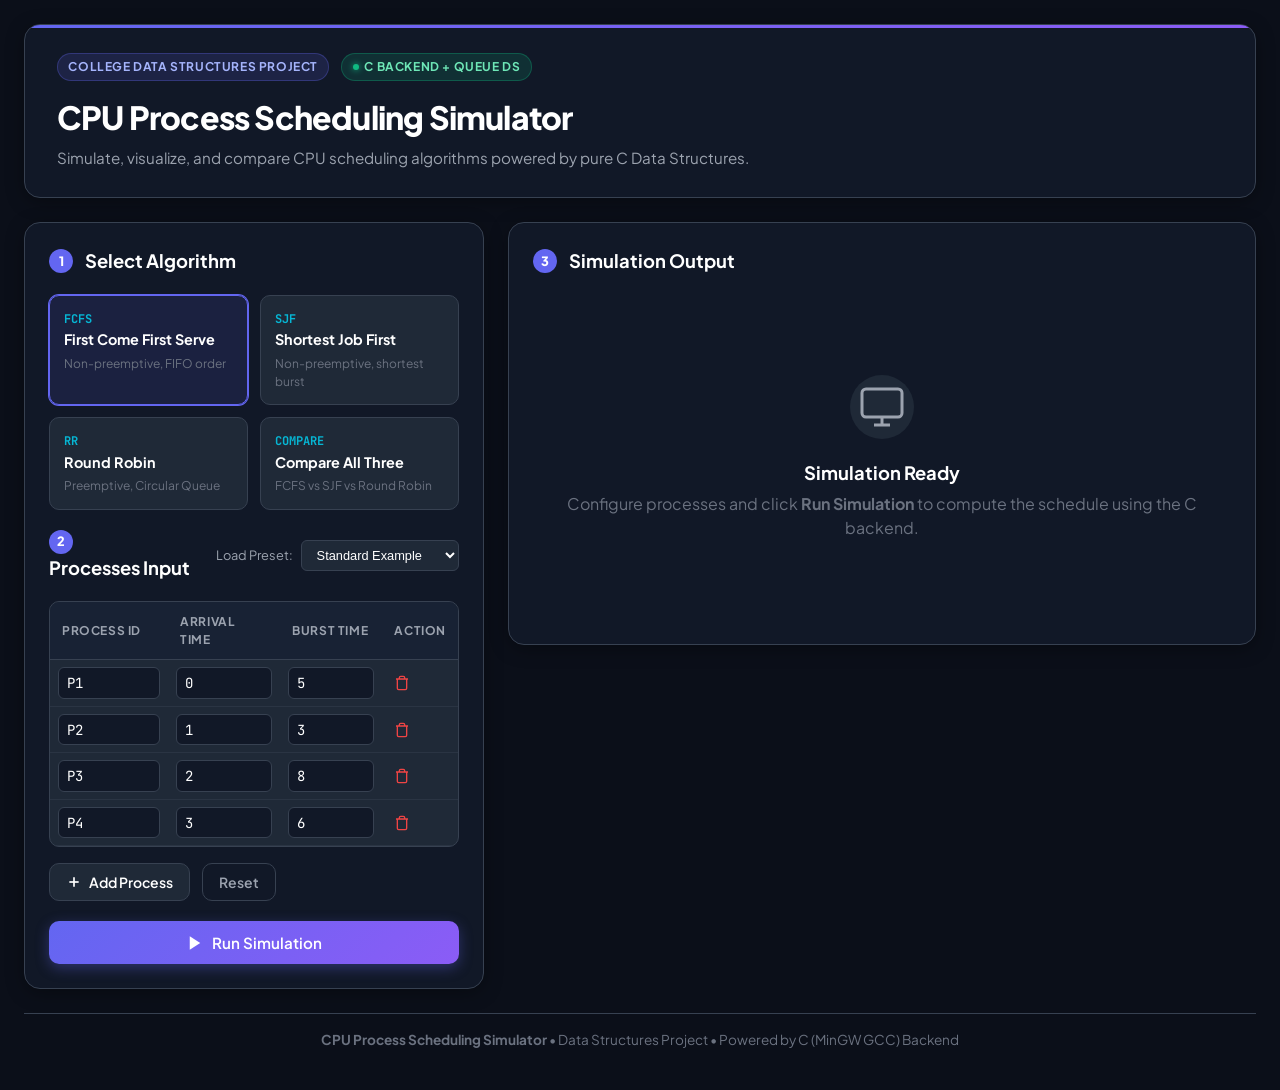
<file: frontend/index.html>
<!DOCTYPE html>
<html lang="en">
<head>
  <meta charset="UTF-8">
  <meta name="viewport" content="width=device-width, initial-scale=1.0">
  <title>CPU Process Scheduling Simulator</title>
  <link rel="stylesheet" href="style.css">
  <link rel="preconnect" href="https://fonts.googleapis.com">
  <link rel="preconnect" href="https://fonts.gstatic.com" crossorigin>
  <link href="https://fonts.googleapis.com/css2?family=Plus+Jakarta+Sans:wght@400;500;600;700;800&family=JetBrains+Mono:wght@400;500;700&display=swap" rel="stylesheet">
</head>
<body>
  <div class="app-container">
    <!-- Header -->
    <header class="app-header">
      <div class="header-content">
        <div class="title-area">
          <div class="badge-row">
            <span class="badge badge-accent">College Data Structures Project</span>
            <span class="badge badge-tech"><span class="status-dot"></span> C Backend + Queue DS</span>
          </div>
          <h1>CPU Process Scheduling Simulator</h1>
          <p class="subtitle">Simulate, visualize, and compare CPU scheduling algorithms powered by pure C Data Structures.</p>
        </div>
      </div>
    </header>

    <!-- Main Grid -->
    <main class="main-content">
      <!-- Left Column: Controls & Input -->
      <section class="card input-section">
        <div class="section-title">
          <span class="step-num">1</span>
          <h2>Select Algorithm</h2>
        </div>

        <div class="algorithm-grid">
          <label class="algo-card active" data-algo="FCFS">
            <input type="radio" name="algorithm" value="FCFS" checked>
            <div class="algo-card-content">
              <span class="algo-code">FCFS</span>
              <span class="algo-name">First Come First Serve</span>
              <span class="algo-desc">Non-preemptive, FIFO order</span>
            </div>
          </label>

          <label class="algo-card" data-algo="SJF">
            <input type="radio" name="algorithm" value="SJF">
            <div class="algo-card-content">
              <span class="algo-code">SJF</span>
              <span class="algo-name">Shortest Job First</span>
              <span class="algo-desc">Non-preemptive, shortest burst</span>
            </div>
          </label>

          <label class="algo-card" data-algo="RR">
            <input type="radio" name="algorithm" value="RR">
            <div class="algo-card-content">
              <span class="algo-code">RR</span>
              <span class="algo-name">Round Robin</span>
              <span class="algo-desc">Preemptive, Circular Queue</span>
            </div>
          </label>

          <label class="algo-card" data-algo="ALL">
            <input type="radio" name="algorithm" value="ALL">
            <div class="algo-card-content">
              <span class="algo-code">COMPARE</span>
              <span class="algo-name">Compare All Three</span>
              <span class="algo-desc">FCFS vs SJF vs Round Robin</span>
            </div>
          </label>
        </div>

        <!-- Dynamic Parameters -->
        <div id="quantum-container" class="config-row hidden">
          <label for="time-quantum">
            Time Quantum ($q$):
            <span class="hint">Time slice for Round Robin queue</span>
          </label>
          <div class="number-input-wrap">
            <input type="number" id="time-quantum" min="1" max="100" value="2">
            <span class="unit">units</span>
          </div>
        </div>

        <!-- Process Input Header & Presets -->
        <div class="section-title process-header">
          <div class="title-left">
            <span class="step-num">2</span>
            <h2>Processes Input</h2>
          </div>
          <div class="preset-dropdown">
            <label for="preset-select">Load Preset:</label>
            <select id="preset-select">
              <option value="standard">Standard Example</option>
              <option value="idle">With CPU Idle Gaps</option>
              <option value="roundrobin">Round Robin Heavy</option>
              <option value="clear">Empty Table</option>
            </select>
          </div>
        </div>

        <!-- Process Table -->
        <div class="table-responsive">
          <table class="process-table" id="process-table">
            <thead>
              <tr>
                <th>Process ID</th>
                <th>Arrival Time</th>
                <th>Burst Time</th>
                <th class="action-col">Action</th>
              </tr>
            </thead>
            <tbody id="process-table-body">
              <!-- Dynamic Rows inserted via JS -->
            </tbody>
          </table>
        </div>

        <!-- Table Controls & Run Button -->
        <div class="table-actions">
          <button type="button" id="add-process-btn" class="btn btn-secondary">
            <svg width="16" height="16" viewBox="0 0 24 24" fill="none" stroke="currentColor" stroke-width="2.5"><line x1="12" y1="5" x2="12" y2="19"></line><line x1="5" y1="12" x2="19" y2="12"></line></svg>
            Add Process
          </button>
          <button type="button" id="reset-btn" class="btn btn-outline">Reset</button>
        </div>

        <button type="button" id="simulate-btn" class="btn btn-primary btn-block">
          <svg width="18" height="18" viewBox="0 0 24 24" fill="currentColor"><polygon points="5 3 19 12 5 21 5 3"></polygon></svg>
          Run Simulation
        </button>

        <div id="error-banner" class="error-banner hidden"></div>
      </section>

      <!-- Right Column: Visualization & Results -->
      <section class="card results-section" id="results-section">
        <div class="section-title">
          <span class="step-num">3</span>
          <h2 id="results-heading">Simulation Output</h2>
        </div>

        <!-- Placeholder before running -->
        <div id="results-placeholder" class="results-placeholder">
          <div class="placeholder-icon">
            <svg width="48" height="48" viewBox="0 0 24 24" fill="none" stroke="currentColor" stroke-width="1.5"><rect x="2" y="3" width="20" height="14" rx="2" ry="2"></rect><line x1="8" y1="21" x2="16" y2="21"></line><line x1="12" y1="17" x2="12" y2="21"></line></svg>
          </div>
          <h3>Simulation Ready</h3>
          <p>Configure processes and click <strong>Run Simulation</strong> to compute the schedule using the C backend.</p>
        </div>

        <!-- Animated Loading State during simulation -->
        <div id="results-loading" class="results-loading hidden">
          <div class="loader-spinner"></div>
          <h3 id="loading-status-title">Executing C Scheduler...</h3>
          <p id="loading-status-desc" class="loading-desc">Invoking compiled C Data Structures engine (scheduler.exe)...</p>
          <div class="loading-progress-track">
            <div id="loading-progress-bar" class="loading-progress-bar"></div>
          </div>
        </div>

        <!-- Results Content Container -->
        <div id="results-display" class="results-display hidden">
          <!-- Summary Metrics Cards -->
          <div class="metrics-grid">
            <div class="metric-card">
              <span class="metric-label">Average Waiting Time</span>
              <div class="metric-value-wrap">
                <span class="metric-value" id="val-avg-wt">0.00</span>
                <span class="metric-unit">ms</span>
              </div>
              <span class="metric-formula">WT = TAT - BT</span>
            </div>
            <div class="metric-card">
              <span class="metric-label">Average Turnaround Time</span>
              <div class="metric-value-wrap">
                <span class="metric-value" id="val-avg-tat">0.00</span>
                <span class="metric-unit">ms</span>
              </div>
              <span class="metric-formula">TAT = CT - AT</span>
            </div>
            <div class="metric-card">
              <span class="metric-label">Total Schedule Time</span>
              <div class="metric-value-wrap">
                <span class="metric-value" id="val-total-time">0</span>
                <span class="metric-unit">units</span>
              </div>
              <span class="metric-formula">Completion of last job</span>
            </div>
            <div class="metric-card">
              <span class="metric-label">CPU Utilization</span>
              <div class="metric-value-wrap">
                <span class="metric-value" id="val-utilization">100%</span>
              </div>
              <span class="metric-formula">(Busy Time / Total Time)</span>
            </div>
          </div>

          <!-- Gantt Chart View -->
          <div class="gantt-container">
            <div class="gantt-header">
              <h3>Gantt Chart Timeline</h3>
              <span class="gantt-legend" id="gantt-legend"></span>
            </div>
            <div class="gantt-scroll">
              <div class="gantt-bar" id="gantt-bar"></div>
              <div class="gantt-timeline" id="gantt-timeline"></div>
            </div>
          </div>

          <!-- Detailed Process Metrics Table -->
          <div class="results-table-wrap">
            <h3>Detailed Process Execution Metrics</h3>
            <table class="results-table" id="results-table">
              <thead>
                <tr>
                  <th>Process</th>
                  <th>Arrival Time (AT)</th>
                  <th>Burst Time (BT)</th>
                  <th>Completion Time (CT)</th>
                  <th>Turnaround Time (TAT)</th>
                  <th>Waiting Time (WT)</th>
                </tr>
              </thead>
              <tbody id="results-table-body">
                <!-- Injected via JS -->
              </tbody>
            </table>
          </div>

          <!-- Comparison View Section (shown in Compare All mode) -->
          <div id="comparison-view" class="comparison-view hidden">
            <div class="comparison-header">
              <h3>Algorithm Performance Comparison</h3>
              <p>Evaluating FCFS vs SJF vs Round Robin on the same workload</p>
            </div>

            <div class="comparison-cards-grid" id="comparison-cards-grid">
              <!-- Injected via JS -->
            </div>

            <!-- Visual Bar Comparison -->
            <div class="comparison-bars">
              <h4>Average Waiting Time Comparison (Lower is Better)</h4>
              <div class="bar-chart-container" id="wt-bars-container"></div>

              <h4 style="margin-top: 1.5rem;">Average Turnaround Time Comparison (Lower is Better)</h4>
              <div class="bar-chart-container" id="tat-bars-container"></div>
            </div>

            <div class="comparison-insight" id="comparison-insight">
              <!-- Injected via JS -->
            </div>
          </div>
        </div>
      </section>
    </main>

    <!-- Footer -->
    <footer class="app-footer">
      <div class="footer-content">
        <p><strong>CPU Process Scheduling Simulator</strong> &bull; Data Structures Project &bull; Powered by C (MinGW GCC) Backend</p>
      </div>
    </footer>
  </div>

  <script src="app.js"></script>
</body>
</html>
</file>
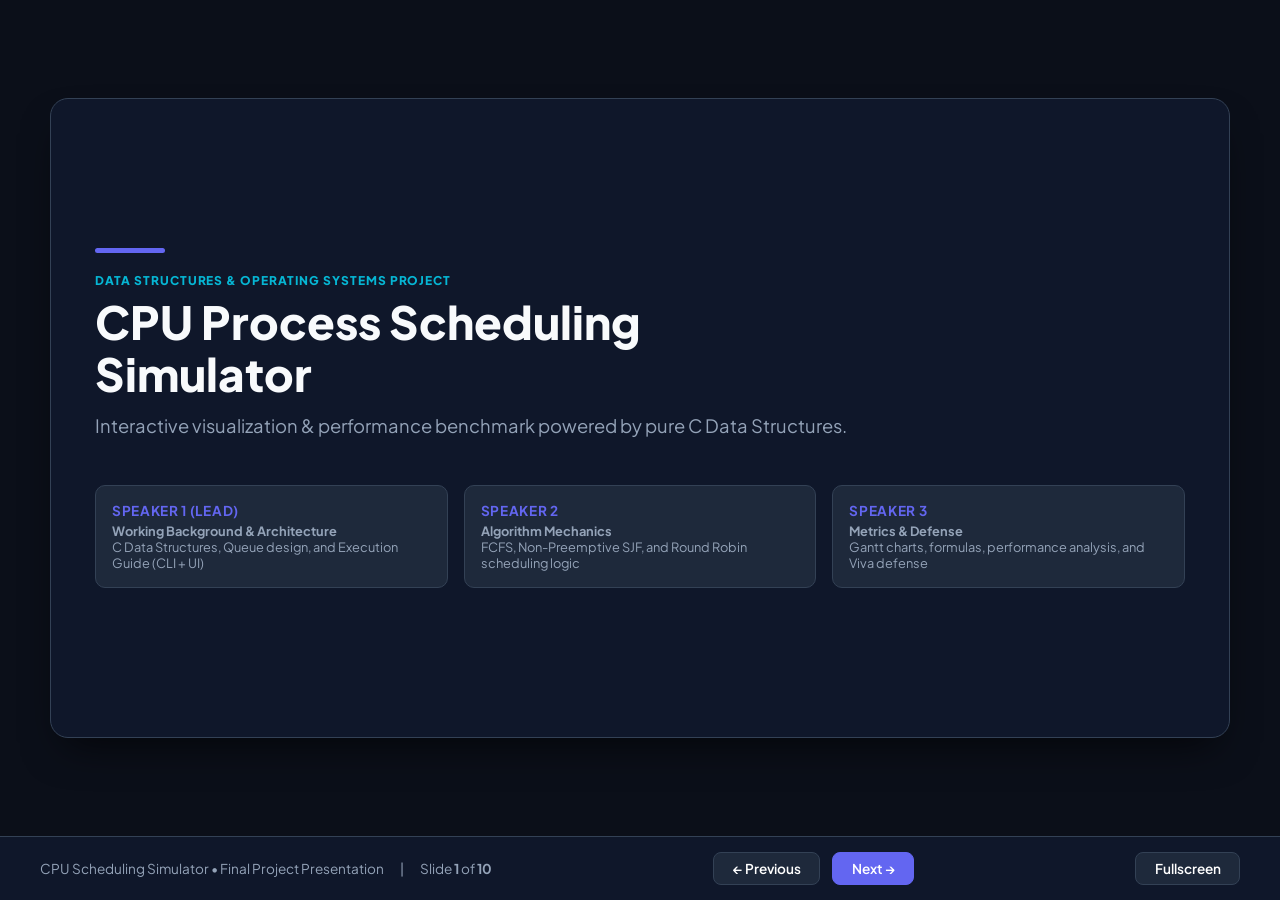
<file: presentation.html>
<!DOCTYPE html>
<html lang="en">
<head>
  <meta charset="UTF-8">
  <meta name="viewport" content="width=device-width, initial-scale=1.0">
  <title>CPU Process Scheduling Simulator - Presentation</title>
  <link rel="preconnect" href="https://fonts.googleapis.com">
  <link rel="preconnect" href="https://fonts.gstatic.com" crossorigin>
  <link href="https://fonts.googleapis.com/css2?family=Plus+Jakarta+Sans:wght@400;500;600;700;800&family=JetBrains+Mono:wght@400;600&display=swap" rel="stylesheet">
  <style>
    :root {
      --bg: #0b0f19;
      --card-bg: #1e293b;
      --card-border: #334155;
      --primary: #6366f1;
      --cyan: #06b6d4;
      --green: #10b981;
      --text: #f8fafc;
      --muted: #94a3b8;
    }
    * { box-sizing: border-box; margin: 0; padding: 0; }
    body {
      font-family: 'Plus Jakarta Sans', system-ui, sans-serif;
      background: var(--bg);
      color: var(--text);
      display: flex;
      flex-direction: column;
      height: 100vh;
      overflow: hidden;
    }
    /* Presentation Stage */
    .slide-stage {
      flex: 1;
      display: flex;
      align-items: center;
      justify-content: center;
      padding: 2rem;
    }
    .slide {
      display: none;
      width: 100%;
      max-width: 1180px;
      height: 640px;
      background: #0f172a;
      border: 1px solid var(--card-border);
      border-radius: 18px;
      padding: 2.75rem;
      position: relative;
      flex-direction: column;
      box-shadow: 0 20px 40px -15px rgba(0,0,0,0.7);
    }
    .slide.active { display: flex; animation: fadeIn 0.25s ease-out; }
    @keyframes fadeIn { from { opacity: 0; transform: translateY(6px); } to { opacity: 1; transform: translateY(0); } }

    .category-badge {
      font-size: 0.75rem;
      font-weight: 800;
      letter-spacing: 0.08em;
      color: var(--cyan);
      text-transform: uppercase;
      margin-bottom: 0.5rem;
    }
    .slide h2 {
      font-size: 2rem;
      font-weight: 800;
      color: #fff;
      margin-bottom: 1.5rem;
    }
    .slide-body {
      flex: 1;
      display: grid;
      gap: 1.5rem;
    }
    .grid-2 { grid-template-columns: 1fr 1fr; }
    .grid-3 { grid-template-columns: 1fr 1fr 1fr; }

    .card {
      background: var(--card-bg);
      border: 1px solid var(--card-border);
      border-radius: 12px;
      padding: 1.5rem;
      display: flex;
      flex-direction: column;
      gap: 0.6rem;
    }
    .card h3 {
      font-size: 1.15rem;
      font-weight: 700;
      color: var(--cyan);
    }
    .card p, .card li {
      font-size: 0.92rem;
      color: var(--text);
      line-height: 1.55;
    }
    .card ul {
      padding-left: 1.25rem;
    }
    .code-box {
      background: #090d16;
      border: 1px solid var(--card-border);
      border-radius: 8px;
      padding: 0.65rem 0.85rem;
      font-family: 'JetBrains Mono', monospace;
      font-size: 0.82rem;
      color: var(--cyan);
    }

    /* Title Slide Specific */
    .title-slide {
      justify-content: center;
      text-align: left;
    }
    .title-accent-bar {
      width: 70px;
      height: 5px;
      background: var(--primary);
      border-radius: 4px;
      margin-bottom: 1.25rem;
    }
    .title-slide h1 {
      font-size: 2.85rem;
      font-weight: 800;
      line-height: 1.15;
      margin-bottom: 0.85rem;
    }
    .title-sub {
      font-size: 1.15rem;
      color: var(--muted);
      margin-bottom: 2rem;
    }
    .speakers-row {
      display: grid;
      grid-template-columns: repeat(3, 1fr);
      gap: 1rem;
      margin-top: 1rem;
    }
    .speaker-pill {
      background: var(--card-bg);
      border: 1px solid var(--card-border);
      border-radius: 10px;
      padding: 1rem;
    }
    .speaker-pill h4 {
      font-size: 0.85rem;
      color: var(--primary);
      text-transform: uppercase;
      letter-spacing: 0.05em;
      margin-bottom: 0.25rem;
    }
    .speaker-pill p {
      font-size: 0.8rem;
      color: var(--muted);
    }

    /* Table styling */
    .pres-table {
      width: 100%;
      border-collapse: collapse;
      font-family: 'JetBrains Mono', monospace;
      font-size: 0.85rem;
    }
    .pres-table th, .pres-table td {
      padding: 0.65rem 0.85rem;
      text-align: left;
      border-bottom: 1px solid var(--card-border);
    }
    .pres-table th { color: var(--cyan); }
    .optimal-badge {
      color: var(--green);
      font-weight: 700;
    }

    /* Bottom Nav Bar */
    .nav-bar {
      height: 64px;
      background: #0f172a;
      border-top: 1px solid var(--card-border);
      display: flex;
      align-items: center;
      justify-content: space-between;
      padding: 0 2.5rem;
    }
    .nav-left {
      font-size: 0.85rem;
      color: var(--muted);
      display: flex;
      align-items: center;
      gap: 1rem;
    }
    .nav-center {
      display: flex;
      gap: 0.75rem;
    }
    .nav-btn {
      background: var(--card-bg);
      border: 1px solid var(--card-border);
      color: #fff;
      font-family: inherit;
      font-weight: 600;
      font-size: 0.85rem;
      padding: 0.45rem 1.15rem;
      border-radius: 8px;
      cursor: pointer;
      transition: background 0.15s;
    }
    .nav-btn:hover { background: #334155; }
    .nav-btn.primary { background: var(--primary); border-color: var(--primary); }
    .nav-btn.primary:hover { opacity: 0.9; }
  </style>
</head>
<body>

  <div class="slide-stage">

    <!-- SLIDE 1 -->
    <div class="slide title-slide active" data-index="1">
      <div class="title-accent-bar"></div>
      <div class="category-badge">DATA STRUCTURES &amp; OPERATING SYSTEMS PROJECT</div>
      <h1>CPU Process Scheduling<br>Simulator</h1>
      <p class="title-sub">Interactive visualization &amp; performance benchmark powered by pure C Data Structures.</p>
      
      <div class="speakers-row">
        <div class="speaker-pill">
          <h4>Speaker 1 (Lead)</h4>
          <p><strong>Working Background &amp; Architecture</strong></p>
          <p>C Data Structures, Queue design, and Execution Guide (CLI + UI)</p>
        </div>
        <div class="speaker-pill">
          <h4>Speaker 2</h4>
          <p><strong>Algorithm Mechanics</strong></p>
          <p>FCFS, Non-Preemptive SJF, and Round Robin scheduling logic</p>
        </div>
        <div class="speaker-pill">
          <h4>Speaker 3</h4>
          <p><strong>Metrics &amp; Defense</strong></p>
          <p>Gantt charts, formulas, performance analysis, and Viva defense</p>
        </div>
      </div>
    </div>

    <!-- SLIDE 2 -->
    <div class="slide" data-index="2">
      <div class="category-badge">SPEAKER 1: PROJECT OVERVIEW</div>
      <h2>Project Objectives &amp; Real-World Relevance</h2>
      <div class="slide-body grid-2">
        <div class="card">
          <h3>The Core Problem</h3>
          <p>The CPU is the most vital system resource. Learning CPU scheduling solely from textbook formulas makes it difficult to visualize queue flows, preemptions, and idle gaps.</p>
        </div>
        <div class="card">
          <h3 style="color: var(--primary);">Pure C Data Structures</h3>
          <p>Implemented all core algorithms using standard C structures, arrays, and queues without relying on heavy external libraries.</p>
        </div>
        <div class="card">
          <h3 style="color: var(--green);">Dual Execution Environments</h3>
          <p>Built two versions: a <strong>standalone C terminal CLI</strong> for code inspection and lab viva, plus a <strong>modern Web UI</strong> for dynamic visualization.</p>
        </div>
        <div class="card">
          <h3>Accurate Real-Time Metrics</h3>
          <p>Calculates Completion Time ($CT$), Turnaround Time ($TAT$), Waiting Time ($WT$), and explicitly detects CPU **IDLE** states when no processes are ready.</p>
        </div>
      </div>
    </div>

    <!-- SLIDE 3 -->
    <div class="slide" data-index="3">
      <div class="category-badge">SPEAKER 1: WORKING BACKGROUND</div>
      <h2>Under the Hood: C Data Structures Design</h2>
      <div class="slide-body grid-3">
        <div class="card">
          <h3>1. struct Process</h3>
          <p>Stores process state and lifecycle metrics:</p>
          <ul>
            <li><code>id[10]</code>: Process identifier</li>
            <li><code>at, bt</code>: Arrival &amp; Burst times</li>
            <li><code>ct, tat, wt</code>: Computed outputs</li>
            <li><code>rem_bt</code>: Remaining burst (RR)</li>
            <li><code>completed</code>: Finished flag</li>
          </ul>
        </div>
        <div class="card" style="border-color: var(--primary);">
          <h3 style="color: var(--primary);">2. FIFO Queue DS</h3>
          <p>Circular/Array Queue for Round Robin:</p>
          <ul>
            <li><code>int queue[500]</code> array</li>
            <li><code>push()</code> and <code>pop()</code></li>
            <li><code>isQueueEmpty()</code> check</li>
            <li>Guarantees strict, fair circular ordering in $O(1)$ operations</li>
          </ul>
        </div>
        <div class="card">
          <h3 style="color: var(--green);">3. struct Gantt</h3>
          <p>Tracks exact execution intervals:</p>
          <ul>
            <li><code>id[10]</code>: PID or "IDLE"</li>
            <li><code>start, end</code>: Timeline bounds</li>
            <li>Merges consecutive runs and handles gaps where CPU is waiting for arrivals</li>
          </ul>
        </div>
      </div>
    </div>

    <!-- SLIDE 4 -->
    <div class="slide" data-index="4">
      <div class="category-badge">SPEAKER 1: LIVE DEMO GUIDE</div>
      <h2>Program Execution Guide: Terminal CLI &amp; Web UI</h2>
      <div class="slide-body grid-2">
        <div class="card">
          <h3>Option A: Standalone C Terminal (cli_scheduler.c)</h3>
          <p>Zero dependencies, pure standard C for viva evaluation.</p>
          <div class="code-box">
            gcc -Wall -O2 cli_scheduler.c -o cli_scheduler.exe<br>
            .\cli_scheduler.exe
          </div>
          <ul>
            <li>Interactive numbered menu (Options 1–6)</li>
            <li>Manual process entry or sample presets</li>
            <li>ASCII Gantt chart with completion tables in terminal</li>
          </ul>
        </div>
        <div class="card">
          <h3 style="color: var(--green);">Option B: Interactive Web Simulator (server.py)</h3>
          <p>Dynamic visualizer connected to C backend via Python bridge.</p>
          <div class="code-box">
            python server.py<br>
            Open browser: http://localhost:5000
          </div>
          <ul>
            <li>Dynamic process rows, presets, and time quantum</li>
            <li>Color-coded Gantt chart timeline with idle blocks</li>
            <li>"Compare All" side-by-side benchmark with bar charts</li>
          </ul>
        </div>
      </div>
    </div>

    <!-- SLIDE 5 -->
    <div class="slide" data-index="5">
      <div class="category-badge">SPEAKER 2: ALGORITHM LOGIC</div>
      <h2>Algorithm 1: First Come First Serve (FCFS)</h2>
      <div class="slide-body grid-2">
        <div class="card">
          <h3>Implementation Logic in C</h3>
          <ul>
            <li><strong>Type:</strong> Non-Preemptive</li>
            <li><strong>Policy:</strong> Strict FIFO arrival order</li>
            <li>Sorts processes ascending by arrival time (<code>at</code>).</li>
            <li>Advances clock; logs <code>IDLE</code> block if <code>current_time &lt; at</code>.</li>
            <li>Runs job to completion: <code>current_time += bt</code>.</li>
            <li>Records $CT$, $TAT = CT - AT$, and $WT = TAT - BT$.</li>
          </ul>
        </div>
        <div class="card">
          <h3 style="color: var(--primary);">Analysis: The Convoy Effect</h3>
          <p><strong>Advantage:</strong> Simplest scheduling logic, zero context switching overhead.</p>
          <p><strong>Major Drawback:</strong> If a CPU-heavy process arrives first (e.g., Burst = 20), all subsequent short jobs (e.g., Burst = 2) must wait in line.</p>
          <p><strong>Result:</strong> Inflated average waiting time.</p>
        </div>
      </div>
    </div>

    <!-- SLIDE 6 -->
    <div class="slide" data-index="6">
      <div class="category-badge">SPEAKER 2: ALGORITHM LOGIC</div>
      <h2>Algorithm 2: Shortest Job First (Non-Preemptive SJF)</h2>
      <div class="slide-body grid-2">
        <div class="card">
          <h3 style="color: var(--green);">Selection Logic in C</h3>
          <ul>
            <li><strong>Type:</strong> Non-Preemptive</li>
            <li><strong>Policy:</strong> Select process with smallest Burst Time among arrived jobs.</li>
            <li>At <code>current_time</code>, scans all uncompleted jobs where <code>at &lt;= current_time</code>.</li>
            <li>Picks the minimum <code>bt</code>.</li>
            <li>If ready queue is empty, advances clock to earliest future arrival (CPU IDLE).</li>
          </ul>
        </div>
        <div class="card">
          <h3>Evaluation &amp; Trade-offs</h3>
          <p><strong>Provable Optimality:</strong> SJF yields the absolute minimum average waiting time for any fixed set of processes.</p>
          <p><strong>Limitation in Real Operating Systems:</strong></p>
          <ul>
            <li>The OS cannot predict the exact future burst time of an unknown process before running it.</li>
            <li>Long processes may starve if short processes keep arriving.</li>
          </ul>
        </div>
      </div>
    </div>

    <!-- SLIDE 7 -->
    <div class="slide" data-index="7">
      <div class="category-badge">SPEAKER 2: ALGORITHM LOGIC</div>
      <h2>Algorithm 3: Round Robin (RR) with Queue DS</h2>
      <div class="slide-body grid-2">
        <div class="card">
          <h3>Preemptive Queue Execution</h3>
          <ul>
            <li><strong>Type:</strong> Preemptive, Time-Sharing</li>
            <li><strong>Time Quantum ($q$):</strong> Maximum continuous CPU slice allocated.</li>
            <li>Pushes arrived processes into FIFO <code>queue[]</code>.</li>
            <li>Pops front process, executes for $\min(q, \text{rem\_bt})$.</li>
            <li>Enqueues newly arrived processes during this slice.</li>
            <li>If $\text{rem\_bt} > 0$, re-enqueues back to rear.</li>
          </ul>
        </div>
        <div class="card">
          <h3 style="color: var(--green);">Impact of Time Quantum ($q$)</h3>
          <p><strong>If Quantum is very large ($q \ge \max(BT)$):</strong><br>Round Robin degenerates into simple FCFS.</p>
          <p><strong>If Quantum is very small ($q = 1$ unit):</strong><br>Frequent context switches cause severe CPU overhead.</p>
          <p><strong>Rule of Thumb:</strong> About 80% of CPU bursts should be shorter than the time quantum.</p>
        </div>
      </div>
    </div>

    <!-- SLIDE 8 -->
    <div class="slide" data-index="8">
      <div class="category-badge">SPEAKER 3: METRICS &amp; FORMULAS</div>
      <h2>Visualization &amp; Performance Evaluation Metrics</h2>
      <div class="slide-body grid-2">
        <div class="card">
          <h3>Formulas Implemented in Code</h3>
          <ul>
            <li><strong>Turnaround Time (TAT):</strong> $TAT = CT - AT$<br><small style="color:var(--muted);">Total time process stays in system</small></li>
            <li><strong>Waiting Time (WT):</strong> $WT = TAT - BT$<br><small style="color:var(--muted);">Time spent waiting in ready queue</small></li>
            <li><strong>Average TAT:</strong> $\overline{TAT} = \frac{\sum TAT}{n}$</li>
            <li><strong>Average WT:</strong> $\overline{WT} = \frac{\sum WT}{n}$</li>
            <li><strong>CPU Utilization:</strong> $\frac{\text{Busy Time}}{\text{Total Time}} \times 100\%$</li>
          </ul>
        </div>
        <div class="card">
          <h3 style="color: var(--primary);">Gantt Chart Representation</h3>
          <p><strong>Visual Timeline:</strong> Maps process execution slices sequentially along with exact start and end boundary timestamps.</p>
          <p><strong>Idle State Tracking:</strong> Gaps between process completions and new arrivals are explicitly rendered as <code>IDLE</code> blocks.</p>
          <p><strong>Dual Display:</strong> ASCII diagram in CLI terminal &amp; responsive colored bars in Web UI.</p>
        </div>
      </div>
    </div>

    <!-- SLIDE 9 -->
    <div class="slide" data-index="9">
      <div class="category-badge">SPEAKER 3: PERFORMANCE COMPARISON</div>
      <h2>Comparative Benchmark on Standard Workload</h2>
      <div class="slide-body" style="grid-template-rows: auto 1fr;">
        <div class="card" style="padding: 1rem 1.5rem;">
          <table class="pres-table">
            <thead>
              <tr>
                <th>Algorithm</th>
                <th>Avg Waiting Time</th>
                <th>Avg Turnaround</th>
                <th>Evaluation Summary</th>
              </tr>
            </thead>
            <tbody>
              <tr>
                <td>1. FCFS</td>
                <td>5.75 ms</td>
                <td>11.25 ms</td>
                <td>Simple FIFO, suffers from Convoy Effect</td>
              </tr>
              <tr>
                <td>2. SJF (Non-Preemptive)</td>
                <td class="optimal-badge">5.25 ms</td>
                <td class="optimal-badge">10.75 ms</td>
                <td class="optimal-badge">&#10004; OPTIMAL (Lowest Waiting Time)</td>
              </tr>
              <tr>
                <td>3. Round Robin (q=2)</td>
                <td>9.75 ms</td>
                <td>15.25 ms</td>
                <td>Highest fairness &amp; response, context switch overhead</td>
              </tr>
            </tbody>
          </table>
        </div>
        <div class="slide-body grid-2">
          <div class="card">
            <h3 style="color: var(--green);">Why SJF Won on Average WT</h3>
            <p>By scheduling P2 (Burst 3) immediately after P1, the waiting queue delay for remaining jobs was minimized, confirming theoretical optimality.</p>
          </div>
          <div class="card">
            <h3 style="color: var(--primary);">Round Robin's Practical Value</h3>
            <p>Though RR has higher average turnaround, every process gets immediate CPU attention, making it the bedrock of interactive time-sharing systems.</p>
          </div>
        </div>
      </div>
    </div>

    <!-- SLIDE 10 -->
    <div class="slide" data-index="10">
      <div class="category-badge">CONCLUSION &amp; VIVA DEFENSE</div>
      <h2>Summary, Key Learnings &amp; Viva Q&amp;A</h2>
      <div class="slide-body grid-2">
        <div class="card">
          <h3>Project Achievements</h3>
          <ul>
            <li>Solved OS scheduling problems using fundamental C structures and queues.</li>
            <li>Built both a lightweight terminal CLI and a web visualizer.</li>
            <li>Handled complex real-world edge cases: CPU idle intervals, simultaneous arrivals, and dynamic time slices.</li>
          </ul>
        </div>
        <div class="card" style="border-color: var(--green);">
          <h3 style="color: var(--green);">Viva Defense Preparation</h3>
          <p><strong>Q: Why use a Queue for Round Robin?</strong><br>
          <small style="color: var(--muted);">A: Ensures fair FIFO cycling: process executes for quantum $q$ and re-enters the rear in $O(1)$ time.</small></p>
          <p><strong>Q: Why isn't SJF used in Windows or Linux?</strong><br>
          <small style="color: var(--muted);">A: Real OS processes have unpredictable future burst durations.</small></p>
          <p style="margin-top: 0.5rem; color: var(--cyan); font-weight: 700;">Thank You! We are open to questions.</p>
        </div>
      </div>
    </div>

  </div>

  <!-- Bottom Navigation Bar -->
  <div class="nav-bar">
    <div class="nav-left">
      <span>CPU Scheduling Simulator &bull; Final Project Presentation</span>
      <span>|</span>
      <span>Slide <strong id="slide-num">1</strong> of <strong>10</strong></span>
    </div>
    <div class="nav-center">
      <button class="nav-btn" id="prev-btn">&#8592; Previous</button>
      <button class="nav-btn primary" id="next-btn">Next &#8594;</button>
    </div>
    <div>
      <button class="nav-btn" id="fullscreen-btn">Fullscreen</button>
    </div>
  </div>

  <script>
    let currentSlide = 1;
    const totalSlides = 10;
    const slides = document.querySelectorAll('.slide');
    const slideNumEl = document.getElementById('slide-num');

    function showSlide(index) {
      if (index < 1) index = 1;
      if (index > totalSlides) index = totalSlides;
      currentSlide = index;

      slides.forEach(s => s.classList.remove('active'));
      const active = document.querySelector(`.slide[data-index="${currentSlide}"]`);
      if (active) active.classList.add('active');

      slideNumEl.textContent = currentSlide;
    }

    document.getElementById('prev-btn').addEventListener('click', () => showSlide(currentSlide - 1));
    document.getElementById('next-btn').addEventListener('click', () => showSlide(currentSlide + 1));

    document.addEventListener('keydown', (e) => {
      if (e.key === 'ArrowRight' || e.key === ' ') {
        showSlide(currentSlide + 1);
      } else if (e.key === 'ArrowLeft') {
        showSlide(currentSlide - 1);
      }
    });

    document.getElementById('fullscreen-btn').addEventListener('click', () => {
      if (!document.fullscreenElement) {
        document.documentElement.requestFullscreen().catch(() => {});
      } else {
        document.exitFullscreen().catch(() => {});
      }
    });
  </script>
</body>
</html>
</file>
<file: frontend/style.css>
/* --- Modern Dark Theme Stylesheet --- */
:root {
  --bg-primary: #0b0f19;
  --bg-secondary: #111827;
  --bg-card: #1f2937;
  --bg-card-hover: #263346;
  --bg-input: #111827;
  --border-color: #374151;
  --border-focus: #6366f1;
  
  --text-primary: #f9fafb;
  --text-secondary: #9ca3af;
  --text-muted: #6b7280;
  
  --primary: #6366f1;
  --primary-hover: #4f46e5;
  --primary-gradient: linear-gradient(135deg, #6366f1 0%, #8b5cf6 100%);
  --accent-cyan: #06b6d4;
  --accent-emerald: #10b981;
  --accent-amber: #f59e0b;
  --accent-rose: #f43f5e;
  
  --idle-bg: repeating-linear-gradient(
    45deg,
    #2a3342,
    #2a3342 8px,
    #1e2532 8px,
    #1e2532 16px
  );

  --radius-sm: 6px;
  --radius-md: 10px;
  --radius-lg: 16px;
  --shadow: 0 4px 20px -2px rgba(0, 0, 0, 0.4);
  --font-main: 'Plus Jakarta Sans', system-ui, -apple-system, sans-serif;
  --font-mono: 'JetBrains Mono', monospace;
}

* {
  box-sizing: border-box;
  margin: 0;
  padding: 0;
}

body {
  font-family: var(--font-main);
  background-color: var(--bg-primary);
  color: var(--text-primary);
  line-height: 1.5;
  min-height: 100vh;
  padding: 1.5rem;
}

.app-container {
  max-width: 1360px;
  margin: 0 auto;
  display: flex;
  flex-direction: column;
  gap: 1.5rem;
}

/* --- Header --- */
.app-header {
  background: var(--bg-secondary);
  border: 1px solid var(--border-color);
  border-radius: var(--radius-lg);
  padding: 1.75rem 2rem;
  box-shadow: var(--shadow);
  position: relative;
  overflow: hidden;
}

.app-header::before {
  content: '';
  position: absolute;
  top: 0;
  left: 0;
  right: 0;
  height: 3px;
  background: var(--primary-gradient);
}

.badge-row {
  display: flex;
  gap: 0.75rem;
  margin-bottom: 0.75rem;
  flex-wrap: wrap;
}

.badge {
  font-size: 0.75rem;
  font-weight: 700;
  text-transform: uppercase;
  letter-spacing: 0.05em;
  padding: 0.25rem 0.65rem;
  border-radius: 9999px;
  display: inline-flex;
  align-items: center;
  gap: 0.35rem;
}

.badge-accent {
  background: rgba(99, 102, 241, 0.15);
  color: #a5b4fc;
  border: 1px solid rgba(99, 102, 241, 0.3);
}

.badge-tech {
  background: rgba(16, 185, 129, 0.15);
  color: #6ee7b7;
  border: 1px solid rgba(16, 185, 129, 0.3);
}

.status-dot {
  width: 6px;
  height: 6px;
  background: #10b981;
  border-radius: 50%;
  box-shadow: 0 0 6px #10b981;
}

.app-header h1 {
  font-size: 2rem;
  font-weight: 800;
  letter-spacing: -0.025em;
  color: #fff;
  margin-bottom: 0.35rem;
}

.subtitle {
  color: var(--text-secondary);
  font-size: 0.95rem;
}

/* --- Layout Grid --- */
.main-content {
  display: grid;
  grid-template-columns: 460px 1fr;
  gap: 1.5rem;
  align-items: start;
}

@media (max-width: 1024px) {
  .main-content {
    grid-template-columns: 1fr;
  }
}

.card {
  background: var(--bg-secondary);
  border: 1px solid var(--border-color);
  border-radius: var(--radius-lg);
  padding: 1.5rem;
  box-shadow: var(--shadow);
}

.section-title {
  display: flex;
  align-items: center;
  gap: 0.75rem;
  margin-bottom: 1.25rem;
}

.section-title h2 {
  font-size: 1.15rem;
  font-weight: 700;
  color: #fff;
}

.step-num {
  background: var(--primary);
  color: #fff;
  font-size: 0.8rem;
  font-weight: 800;
  width: 24px;
  height: 24px;
  border-radius: 50%;
  display: flex;
  align-items: center;
  justify-content: center;
}

/* --- Algorithm Selection Grid --- */
.algorithm-grid {
  display: grid;
  grid-template-columns: 1fr 1fr;
  gap: 0.75rem;
  margin-bottom: 1.25rem;
}

.algo-card {
  position: relative;
  border: 1px solid var(--border-color);
  background: var(--bg-card);
  border-radius: var(--radius-md);
  padding: 0.85rem;
  cursor: pointer;
  transition: all 0.2s ease;
  user-select: none;
}

.algo-card:hover {
  background: var(--bg-card-hover);
  border-color: #4b5563;
}

.algo-card input[type="radio"] {
  position: absolute;
  opacity: 0;
}

.algo-card.active {
  border-color: var(--primary);
  background: rgba(99, 102, 241, 0.12);
  box-shadow: 0 0 0 1px var(--primary);
}

.algo-card-content {
  display: flex;
  flex-direction: column;
}

.algo-code {
  font-family: var(--font-mono);
  font-size: 0.75rem;
  font-weight: 700;
  color: var(--accent-cyan);
  text-transform: uppercase;
}

.algo-name {
  font-weight: 700;
  font-size: 0.9rem;
  color: #fff;
  margin-top: 0.1rem;
}

.algo-desc {
  font-size: 0.75rem;
  color: var(--text-muted);
  margin-top: 0.25rem;
}

/* --- Dynamic Config Row --- */
.config-row {
  background: var(--bg-card);
  border: 1px solid var(--border-color);
  border-radius: var(--radius-md);
  padding: 0.85rem 1rem;
  margin-bottom: 1.25rem;
  display: flex;
  justify-content: space-between;
  align-items: center;
  transition: all 0.2s ease;
}

.config-row label {
  font-size: 0.875rem;
  font-weight: 600;
  color: #fff;
  display: flex;
  flex-direction: column;
}

.config-row .hint {
  font-size: 0.75rem;
  font-weight: 400;
  color: var(--text-muted);
}

.number-input-wrap {
  display: flex;
  align-items: center;
  gap: 0.5rem;
}

.number-input-wrap input {
  width: 70px;
  background: var(--bg-input);
  border: 1px solid var(--border-color);
  color: #fff;
  font-family: var(--font-mono);
  font-size: 1rem;
  font-weight: 600;
  padding: 0.4rem 0.6rem;
  border-radius: var(--radius-sm);
  text-align: center;
}

.number-input-wrap .unit {
  font-size: 0.8rem;
  color: var(--text-muted);
}

.hidden {
  display: none !important;
}

/* --- Process Input Header --- */
.process-header {
  justify-content: space-between;
  margin-top: 0.5rem;
}

.preset-dropdown {
  display: flex;
  align-items: center;
  gap: 0.5rem;
}

.preset-dropdown label {
  font-size: 0.8rem;
  color: var(--text-secondary);
}

.preset-dropdown select {
  background: var(--bg-card);
  border: 1px solid var(--border-color);
  color: #fff;
  font-size: 0.8rem;
  padding: 0.35rem 0.65rem;
  border-radius: var(--radius-sm);
  cursor: pointer;
}

/* --- Process Table --- */
.table-responsive {
  max-height: 280px;
  overflow-y: auto;
  border: 1px solid var(--border-color);
  border-radius: var(--radius-md);
  margin-bottom: 1rem;
  background: var(--bg-card);
}

.process-table {
  width: 100%;
  border-collapse: collapse;
  text-align: left;
}

.process-table th {
  background: #182234;
  color: var(--text-secondary);
  font-size: 0.75rem;
  font-weight: 700;
  text-transform: uppercase;
  letter-spacing: 0.05em;
  padding: 0.65rem 0.75rem;
  position: sticky;
  top: 0;
  z-index: 2;
  border-bottom: 1px solid var(--border-color);
}

.process-table td {
  padding: 0.45rem 0.5rem;
  border-bottom: 1px solid rgba(55, 65, 81, 0.5);
}

.process-table input {
  width: 100%;
  background: var(--bg-input);
  border: 1px solid var(--border-color);
  color: #fff;
  font-family: var(--font-mono);
  font-size: 0.875rem;
  padding: 0.35rem 0.5rem;
  border-radius: var(--radius-sm);
  transition: border-color 0.15s;
}

.process-table input:focus, .number-input-wrap input:focus {
  outline: none;
  border-color: var(--border-focus);
}

.action-col {
  text-align: center;
  width: 48px;
}

.btn-delete-row {
  background: transparent;
  border: none;
  color: #ef4444;
  cursor: pointer;
  padding: 0.25rem;
  border-radius: var(--radius-sm);
  display: flex;
  align-items: center;
  justify-content: center;
  transition: all 0.15s;
}

.btn-delete-row:hover {
  background: rgba(239, 68, 68, 0.15);
}

/* --- Buttons --- */
.table-actions {
  display: flex;
  gap: 0.75rem;
  margin-bottom: 1.25rem;
}

.btn {
  display: inline-flex;
  align-items: center;
  justify-content: center;
  gap: 0.45rem;
  font-family: var(--font-main);
  font-size: 0.875rem;
  font-weight: 600;
  padding: 0.55rem 1rem;
  border-radius: var(--radius-md);
  cursor: pointer;
  transition: all 0.15s ease;
  border: none;
}

.btn-secondary {
  background: var(--bg-card);
  color: #fff;
  border: 1px solid var(--border-color);
}

.btn-secondary:hover {
  background: var(--bg-card-hover);
  border-color: #4b5563;
}

.btn-outline {
  background: transparent;
  color: var(--text-secondary);
  border: 1px solid var(--border-color);
}

.btn-outline:hover {
  color: #fff;
  background: var(--bg-card);
}

.btn-primary {
  background: var(--primary-gradient);
  color: #fff;
  box-shadow: 0 4px 14px rgba(99, 102, 241, 0.35);
}

.btn-primary:hover {
  opacity: 0.92;
  transform: translateY(-1px);
}

.btn-block {
  width: 100%;
  padding: 0.75rem;
  font-size: 0.95rem;
}

.error-banner {
  margin-top: 1rem;
  background: rgba(239, 68, 68, 0.15);
  border: 1px solid #ef4444;
  color: #fca5a5;
  padding: 0.75rem 1rem;
  border-radius: var(--radius-md);
  font-size: 0.85rem;
}

/* --- Results Section --- */
.results-placeholder {
  padding: 5rem 2rem;
  text-align: center;
  color: var(--text-muted);
}

.placeholder-icon {
  width: 64px;
  height: 64px;
  background: var(--bg-card);
  border-radius: 50%;
  display: flex;
  align-items: center;
  justify-content: center;
  margin: 0 auto 1.25rem auto;
  color: var(--text-secondary);
}

.results-placeholder h3 {
  font-size: 1.15rem;
  color: #fff;
  margin-bottom: 0.35rem;
}

.results-display {
  display: flex;
  flex-direction: column;
  gap: 1.5rem;
}

/* --- Metrics Grid --- */
.metrics-grid {
  display: grid;
  grid-template-columns: repeat(auto-fit, minmax(170px, 1fr));
  gap: 1rem;
}

.metric-card {
  background: var(--bg-card);
  border: 1px solid var(--border-color);
  border-radius: var(--radius-md);
  padding: 1rem;
  display: flex;
  flex-direction: column;
  position: relative;
  overflow: hidden;
}

.metric-card::after {
  content: '';
  position: absolute;
  top: 0;
  left: 0;
  right: 0;
  height: 2px;
  background: var(--primary);
}

.metric-label {
  font-size: 0.75rem;
  font-weight: 600;
  text-transform: uppercase;
  letter-spacing: 0.05em;
  color: var(--text-secondary);
}

.metric-value-wrap {
  display: flex;
  align-items: baseline;
  gap: 0.25rem;
  margin: 0.4rem 0 0.25rem 0;
}

.metric-value {
  font-family: var(--font-mono);
  font-size: 1.85rem;
  font-weight: 700;
  color: #fff;
}

.metric-unit {
  font-size: 0.85rem;
  color: var(--text-muted);
}

.metric-formula {
  font-family: var(--font-mono);
  font-size: 0.7rem;
  color: var(--accent-cyan);
}

/* --- Gantt Chart --- */
.gantt-container {
  background: var(--bg-card);
  border: 1px solid var(--border-color);
  border-radius: var(--radius-md);
  padding: 1.25rem;
}

.gantt-header {
  display: flex;
  justify-content: space-between;
  align-items: center;
  margin-bottom: 1rem;
  flex-wrap: wrap;
  gap: 0.75rem;
}

.gantt-header h3 {
  font-size: 1rem;
  font-weight: 700;
  color: #fff;
}

.gantt-legend {
  display: flex;
  gap: 0.65rem;
  flex-wrap: wrap;
}

.legend-item {
  display: inline-flex;
  align-items: center;
  gap: 0.35rem;
  font-size: 0.75rem;
  color: var(--text-secondary);
}

.legend-color {
  width: 12px;
  height: 12px;
  border-radius: 3px;
}

.gantt-scroll {
  overflow-x: auto;
  padding-bottom: 0.75rem;
}

.gantt-bar {
  display: flex;
  min-height: 48px;
  border-radius: var(--radius-sm);
  overflow: hidden;
  box-shadow: inset 0 0 0 1px rgba(255, 255, 255, 0.1);
  min-width: 500px;
}

.gantt-block {
  display: flex;
  flex-direction: column;
  align-items: center;
  justify-content: center;
  font-family: var(--font-mono);
  font-weight: 700;
  font-size: 0.85rem;
  color: #fff;
  transition: filter 0.15s;
  cursor: pointer;
  position: relative;
  border-right: 1px solid rgba(0, 0, 0, 0.3);
}

.gantt-block:hover {
  filter: brightness(1.2);
}

.gantt-block .block-dur {
  font-size: 0.65rem;
  font-weight: 500;
  opacity: 0.85;
}

.gantt-block.idle {
  background: var(--idle-bg) !important;
  color: #9ca3af;
}

.gantt-timeline {
  display: flex;
  min-width: 500px;
  font-family: var(--font-mono);
  font-size: 0.75rem;
  color: var(--text-muted);
  margin-top: 0.35rem;
  position: relative;
}

.timeline-mark {
  position: absolute;
  transform: translateX(-50%);
  display: flex;
  flex-direction: column;
  align-items: center;
}

.timeline-mark::before {
  content: '';
  width: 1px;
  height: 5px;
  background: var(--border-color);
  margin-bottom: 2px;
}

/* --- Results Table --- */
.results-table-wrap {
  background: var(--bg-card);
  border: 1px solid var(--border-color);
  border-radius: var(--radius-md);
  padding: 1.25rem;
}

.results-table-wrap h3 {
  font-size: 1rem;
  font-weight: 700;
  color: #fff;
  margin-bottom: 0.85rem;
}

.results-table {
  width: 100%;
  border-collapse: collapse;
  text-align: left;
}

.results-table th {
  background: #182234;
  color: var(--text-secondary);
  font-size: 0.75rem;
  font-weight: 700;
  text-transform: uppercase;
  letter-spacing: 0.05em;
  padding: 0.75rem;
  border-bottom: 1px solid var(--border-color);
}

.results-table td {
  padding: 0.75rem;
  border-bottom: 1px solid rgba(55, 65, 81, 0.5);
  font-family: var(--font-mono);
  font-size: 0.85rem;
}

.process-tag {
  display: inline-flex;
  align-items: center;
  gap: 0.45rem;
  font-weight: 700;
}

.tag-dot {
  width: 8px;
  height: 8px;
  border-radius: 50%;
}

/* --- Comparison View --- */
.comparison-view {
  background: var(--bg-card);
  border: 1px solid var(--border-color);
  border-radius: var(--radius-md);
  padding: 1.5rem;
}

.comparison-header h3 {
  font-size: 1.1rem;
  font-weight: 700;
  color: #fff;
}

.comparison-header p {
  color: var(--text-muted);
  font-size: 0.85rem;
  margin-bottom: 1.25rem;
}

.comparison-cards-grid {
  display: grid;
  grid-template-columns: repeat(auto-fit, minmax(200px, 1fr));
  gap: 1rem;
  margin-bottom: 1.5rem;
}

.comp-card {
  background: #182234;
  border: 1px solid var(--border-color);
  border-radius: var(--radius-md);
  padding: 1.15rem;
  position: relative;
}

.comp-card.winner {
  border-color: var(--accent-emerald);
  box-shadow: 0 0 15px rgba(16, 185, 129, 0.15);
}

.winner-badge {
  position: absolute;
  top: 10px;
  right: 10px;
  font-size: 0.7rem;
  font-weight: 700;
  color: #10b981;
  background: rgba(16, 185, 129, 0.15);
  padding: 0.2rem 0.5rem;
  border-radius: 9999px;
  border: 1px solid rgba(16, 185, 129, 0.3);
}

.comp-title {
  font-size: 1rem;
  font-weight: 800;
  color: #fff;
  margin-bottom: 0.5rem;
}

.comp-stat-row {
  display: flex;
  justify-content: space-between;
  font-size: 0.85rem;
  margin-top: 0.35rem;
}

.comp-stat-row .label {
  color: var(--text-secondary);
}

.comp-stat-row .value {
  font-family: var(--font-mono);
  font-weight: 700;
  color: #fff;
}

.comparison-bars h4 {
  font-size: 0.85rem;
  color: var(--text-secondary);
  margin-bottom: 0.65rem;
  text-transform: uppercase;
  letter-spacing: 0.05em;
}

.bar-chart-container {
  display: flex;
  flex-direction: column;
  gap: 0.65rem;
}

.bar-row {
  display: flex;
  align-items: center;
  gap: 0.85rem;
}

.bar-name {
  width: 100px;
  font-size: 0.8rem;
  font-weight: 600;
  color: #fff;
}

.bar-track {
  flex: 1;
  background: #111827;
  height: 24px;
  border-radius: var(--radius-sm);
  overflow: hidden;
  position: relative;
}

.bar-fill {
  height: 100%;
  border-radius: var(--radius-sm);
  transition: width 0.6s cubic-bezier(0.4, 0, 0.2, 1);
  display: flex;
  align-items: center;
  justify-content: flex-end;
  padding-right: 0.5rem;
  font-family: var(--font-mono);
  font-size: 0.75rem;
  font-weight: 700;
  color: #fff;
}

.comparison-insight {
  margin-top: 1.5rem;
  padding: 1rem;
  border-radius: var(--radius-md);
  background: rgba(99, 102, 241, 0.1);
  border: 1px solid rgba(99, 102, 241, 0.25);
  font-size: 0.875rem;
  color: #c7d2fe;
}

/* --- Loading State during Simulation --- */
.results-loading {
  padding: 4.5rem 2rem;
  text-align: center;
  background: var(--bg-card);
  border: 1px solid var(--border-color);
  border-radius: var(--radius-md);
  display: flex;
  flex-direction: column;
  align-items: center;
  justify-content: center;
}

.loader-spinner {
  width: 52px;
  height: 52px;
  border: 4px solid rgba(99, 102, 241, 0.15);
  border-top-color: var(--primary);
  border-right-color: var(--accent-cyan);
  border-radius: 50%;
  animation: spin 0.85s linear infinite;
  margin-bottom: 1.25rem;
}

.animate-spin {
  animation: spin 0.85s linear infinite;
}

@keyframes spin {
  to {
    transform: rotate(360deg);
  }
}

.results-loading h3 {
  font-size: 1.2rem;
  font-weight: 700;
  color: #fff;
  margin-bottom: 0.35rem;
}

.loading-desc {
  font-size: 0.85rem;
  color: var(--text-secondary);
  font-family: var(--font-mono);
  margin-bottom: 1.5rem;
}

.loading-progress-track {
  width: 280px;
  height: 6px;
  background: #111827;
  border-radius: 9999px;
  overflow: hidden;
  position: relative;
}

.loading-progress-bar {
  width: 0%;
  height: 100%;
  background: var(--primary-gradient);
  border-radius: 9999px;
  transition: width 0.35s ease-out;
}

/* --- Footer --- */
.app-footer {
  text-align: center;
  color: var(--text-muted);
  font-size: 0.85rem;
  padding: 1rem 0;
  border-top: 1px solid var(--border-color);
}
</file>
